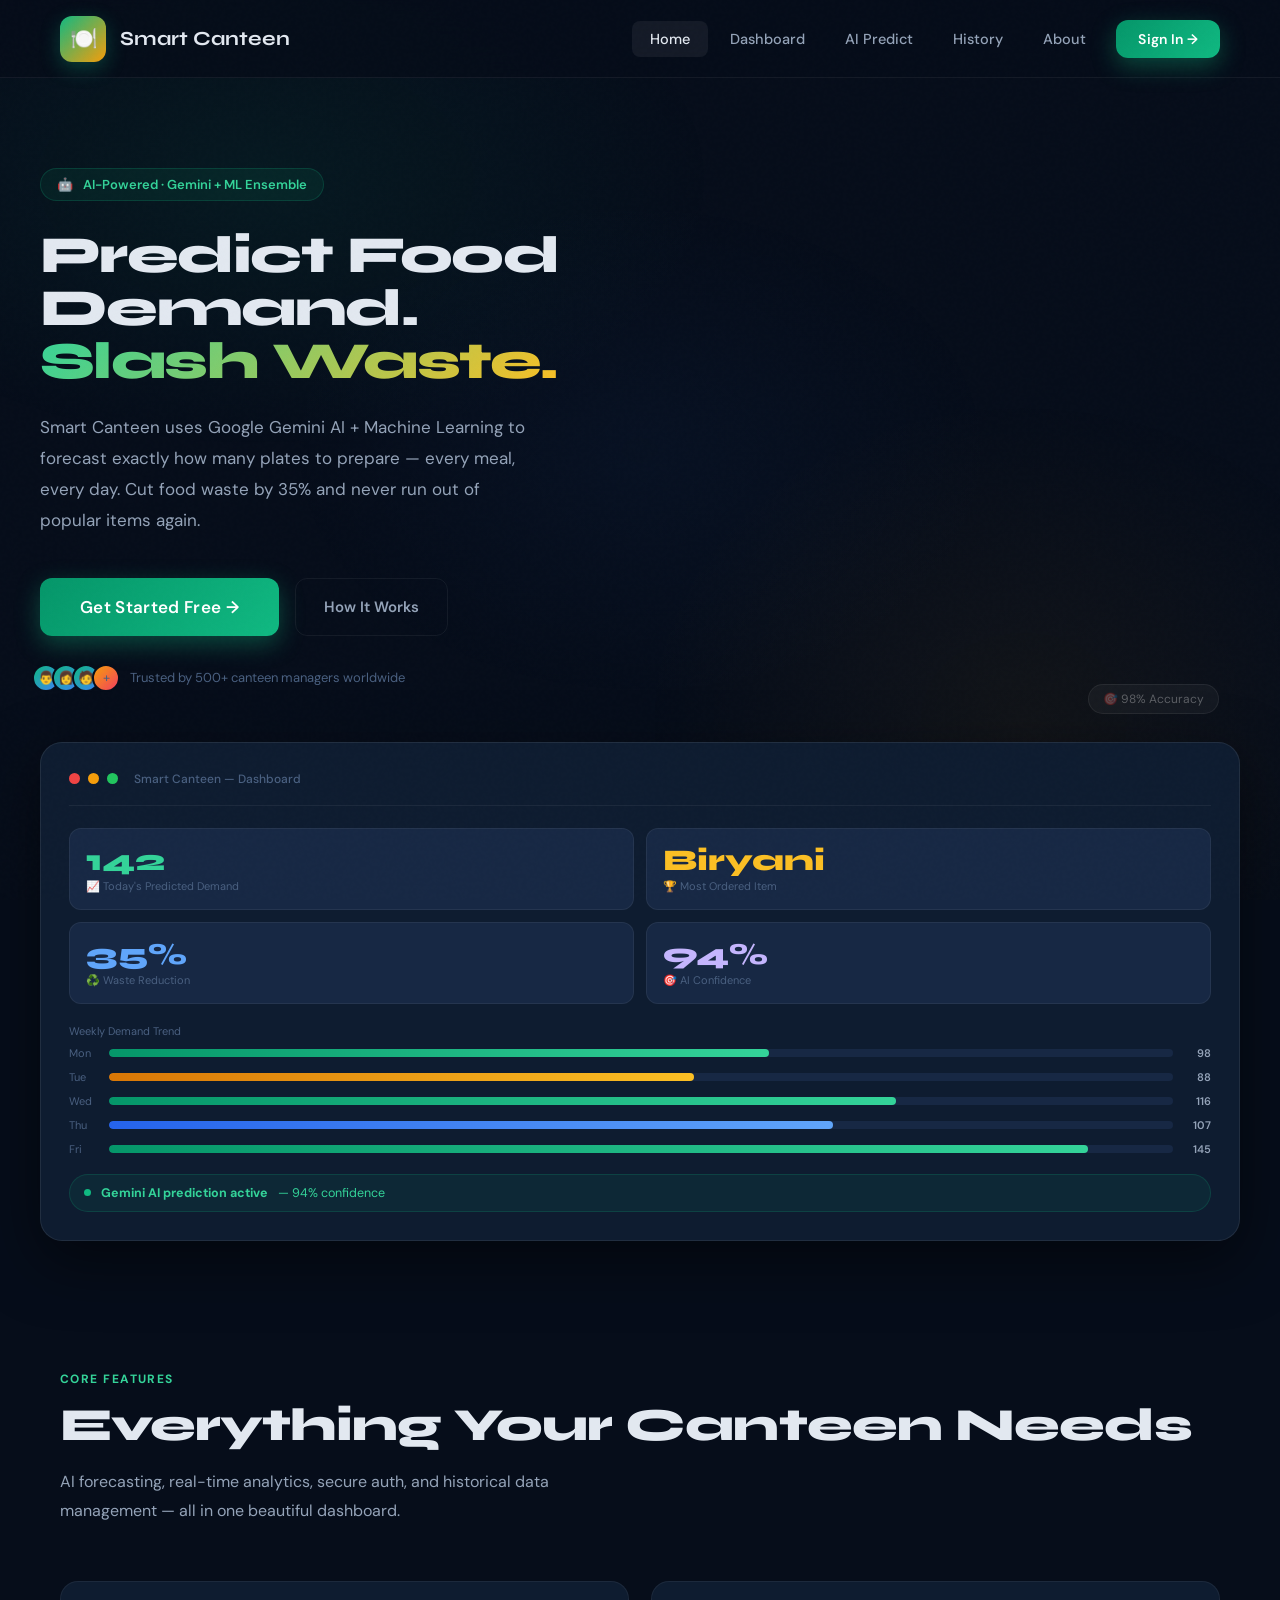
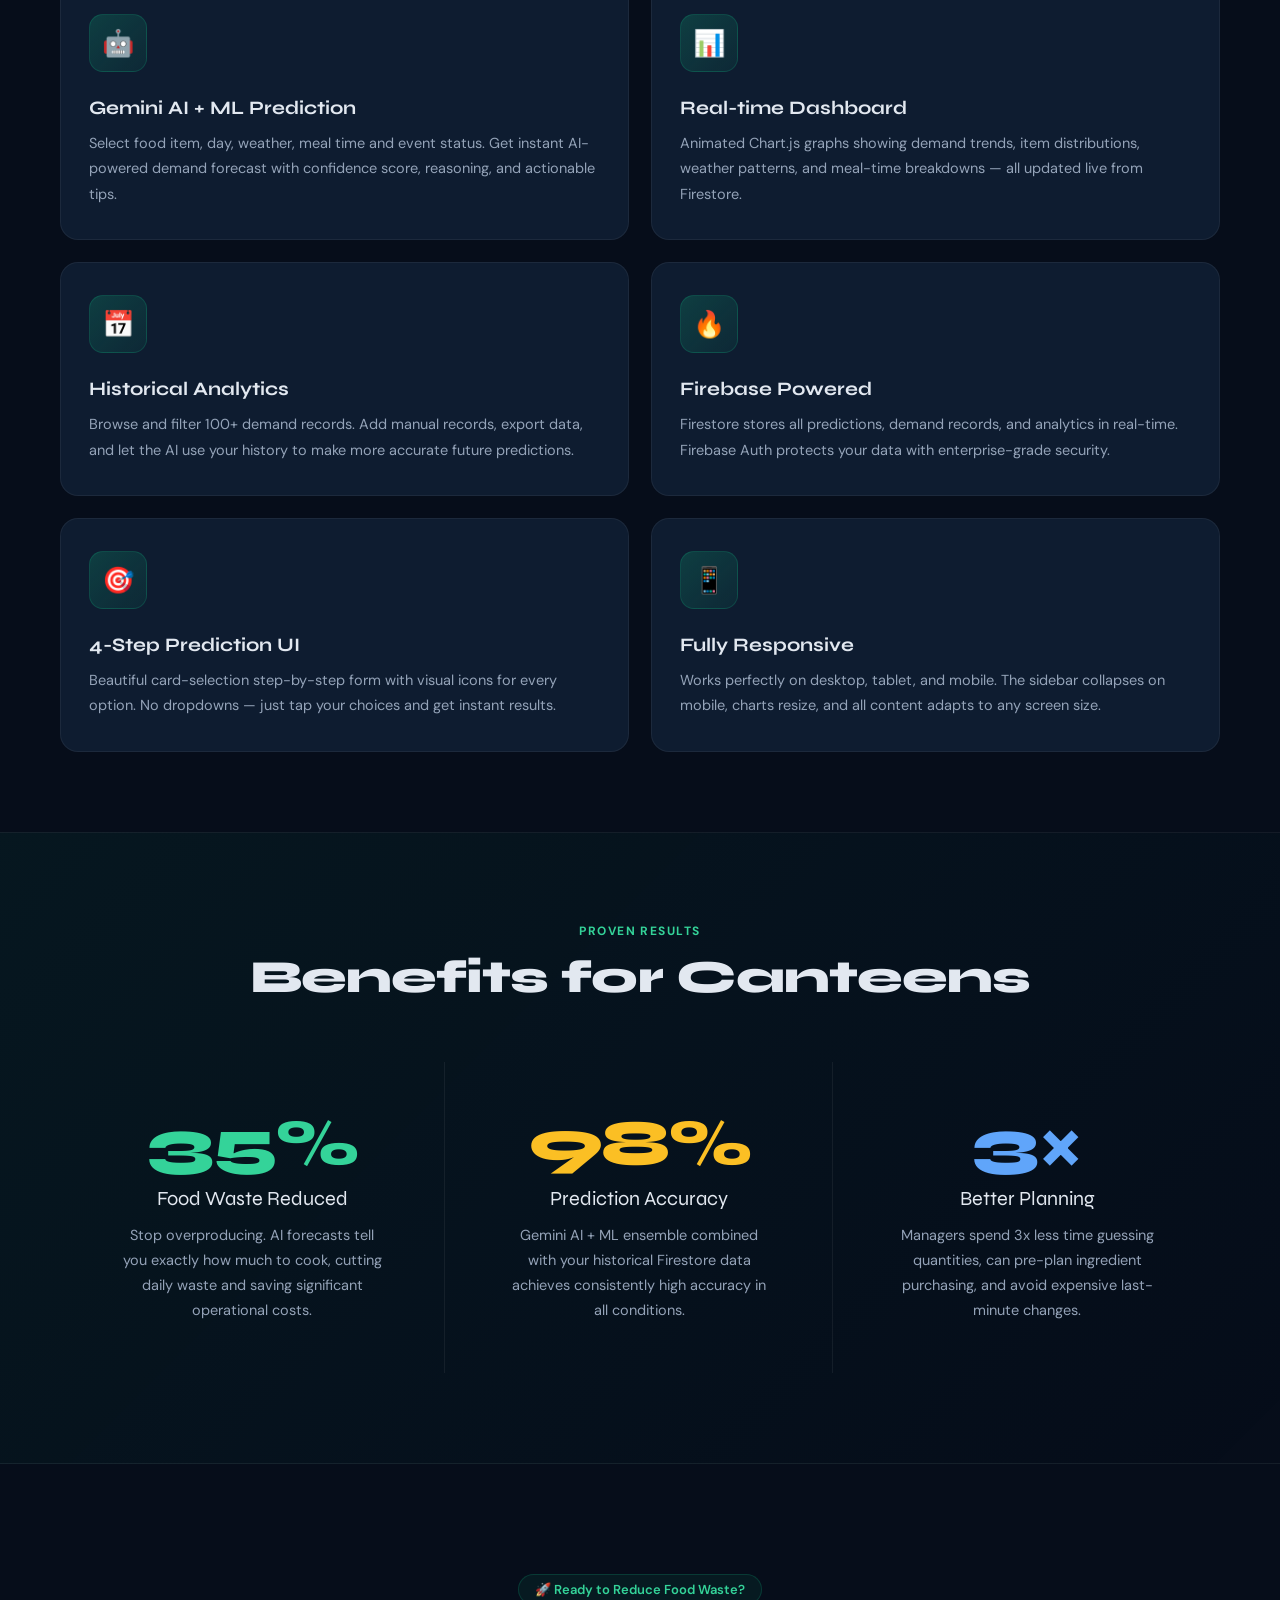
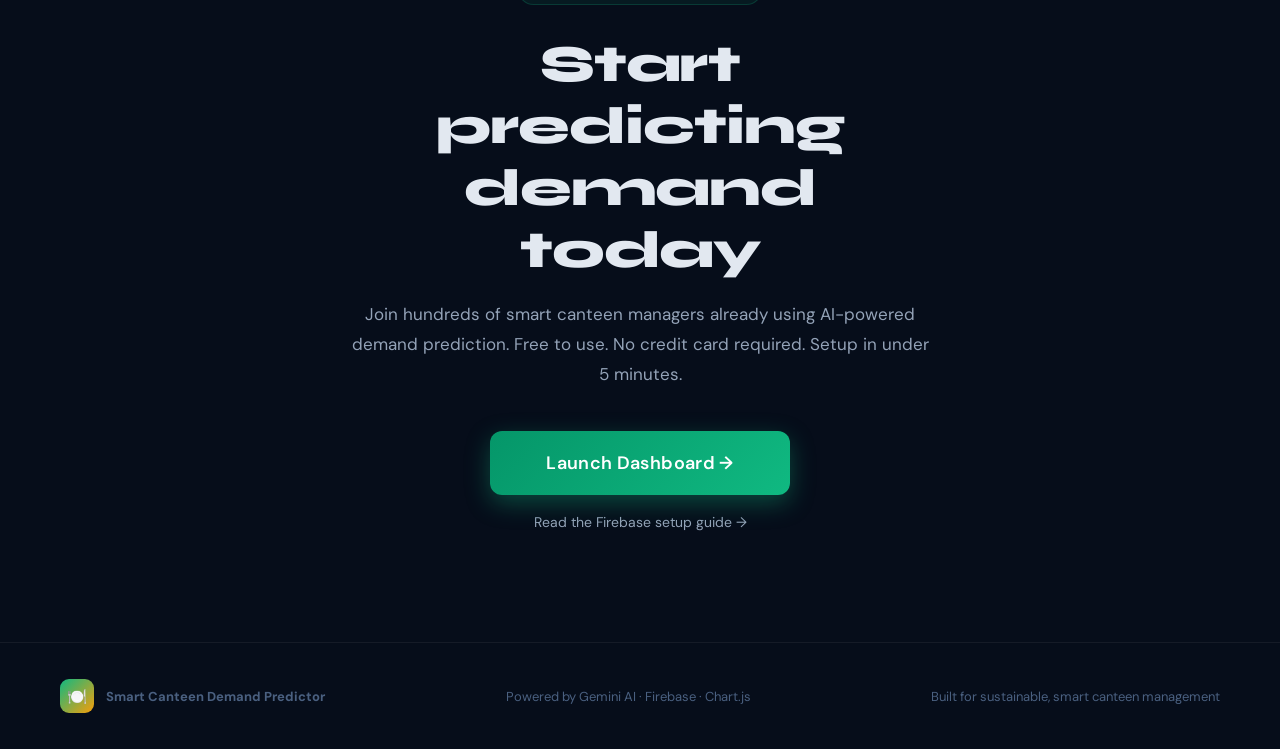
<file: home.html>
<!DOCTYPE html>
<html lang="en">
<head>
  <meta charset="UTF-8"/>
  <meta name="viewport" content="width=device-width,initial-scale=1.0"/>
  <title>Smart Canteen Demand Predictor — AI-Powered Food Forecasting</title>
  <link rel="stylesheet" href="css/style.css"/>
  <style>
    /* Extra landing page animations */
    .hero-content > * { opacity:0; transform:translateY(30px); }
    .hero-content .hero-eyebrow { animation: fadeUp .6s .1s ease forwards; }
    .hero-content .hero-title   { animation: fadeUp .6s .2s ease forwards; }
    .hero-content .hero-desc    { animation: fadeUp .6s .3s ease forwards; }
    .hero-content .hero-actions { animation: fadeUp .6s .4s ease forwards; }
    .hero-content .hero-trust   { animation: fadeUp .6s .5s ease forwards; }
    .hero-visual { opacity:0; transform:translateX(40px); animation: slideIn .8s .4s ease forwards; }
    @keyframes slideIn { to { opacity:1; transform:translateX(0); } }

    /* Animated gradient bg mesh */
    .bg-mesh {
      position:fixed; inset:0; z-index:0; pointer-events:none;
      background:
        radial-gradient(ellipse 60% 50% at 20% 20%, rgba(16,185,129,0.07) 0%, transparent 60%),
        radial-gradient(ellipse 50% 60% at 80% 80%, rgba(245,158,11,0.05) 0%, transparent 60%),
        radial-gradient(ellipse 40% 40% at 50% 50%, rgba(59,130,246,0.04) 0%, transparent 70%);
    }

    .floating-tags {
      position:absolute; inset:0; pointer-events:none; overflow:hidden;
    }

    .ftag {
      position:absolute; padding:6px 14px;
      background:rgba(255,255,255,0.04); border:1px solid rgba(255,255,255,0.07);
      border-radius:99px; font-size:12px; color:rgba(255,255,255,0.3);
      white-space:nowrap; animation:floatTag linear infinite;
    }

    @keyframes floatTag {
      0%   { transform:translateY(0) rotate(0deg); opacity:0.4; }
      50%  { opacity:0.7; }
      100% { transform:translateY(-100px) rotate(3deg); opacity:0; }
    }

    .scroll-reveal {
      opacity:0; transform:translateY(40px);
      transition: opacity .7s ease, transform .7s ease;
    }
    .scroll-reveal.visible { opacity:1; transform:translateY(0); }
  </style>
</head>
<body class="landing">
  <div class="bg-mesh"></div>

  <!-- ── NAV ─────────────────────────────────────────────── -->
  <nav class="land-nav">
    <a href="home.html" class="land-logo">
      <div class="land-logo-icon">🍽️</div>
      <div class="land-logo-text">Smart Canteen</div>
    </a>
    <div class="land-nav-links">
      <a href="home.html"              class="land-nav-link active">Home</a>
      <a href="pages/dashboard.html"   class="land-nav-link">Dashboard</a>
      <a href="pages/prediction.html"  class="land-nav-link">AI Predict</a>
      <a href="pages/history.html"     class="land-nav-link">History</a>
      <a href="pages/about.html"       class="land-nav-link">About</a>
      <a href="index.html" class="btn btn-primary" style="width:auto; padding:10px 22px; font-size:14px; margin-left:8px;">
        Sign In →
      </a>
    </div>
  </nav>

  <!-- ── HERO ────────────────────────────────────────────── -->
  <section style="max-width:1280px; margin:0 auto; position:relative;">
    <div class="floating-tags">
      <div class="ftag" style="left:10%;top:60%;animation-duration:8s;animation-delay:0s;">🤖 Gemini AI</div>
      <div class="ftag" style="left:75%;top:70%;animation-duration:10s;animation-delay:2s;">📊 Real-time Charts</div>
      <div class="ftag" style="left:50%;top:80%;animation-duration:9s;animation-delay:4s;">🔥 Firebase</div>
      <div class="ftag" style="left:20%;top:85%;animation-duration:11s;animation-delay:1s;">♻️ Reduce Waste</div>
      <div class="ftag" style="left:85%;top:50%;animation-duration:7s;animation-delay:3s;">🎯 98% Accuracy</div>
    </div>

    <div class="hero">
      <div class="hero-content">
        <div class="hero-eyebrow">
          <span>🤖</span> AI-Powered · Gemini + ML Ensemble
        </div>
        <h1 class="hero-title">
          Predict Food<br/>
          Demand.<br/>
          <span class="grad">Slash Waste.</span>
        </h1>
        <p class="hero-desc">
          Smart Canteen uses Google Gemini AI + Machine Learning to forecast exactly how many plates to prepare — every meal, every day. Cut food waste by 35% and never run out of popular items again.
        </p>
        <div class="hero-actions">
          <a href="index.html" class="btn btn-primary" style="width:auto; padding:18px 40px; font-size:17px;">
            Get Started Free →
          </a>
          <a href="pages/about.html" class="btn btn-ghost" style="padding:18px 28px; font-size:15px;">
            How It Works
          </a>
        </div>
        <div class="hero-trust">
          <div class="trust-dots">
            <div class="trust-dot">👨</div>
            <div class="trust-dot">👩</div>
            <div class="trust-dot">🧑</div>
            <div class="trust-dot" style="background:linear-gradient(135deg,var(--c-amber),var(--c-rose));">+</div>
          </div>
          <span>Trusted by 500+ canteen managers worldwide</span>
        </div>
      </div>

      <div class="hero-visual">
        <div class="hero-mockup">
          <div class="mock-bar">
            <div class="mock-dot"></div>
            <div class="mock-dot"></div>
            <div class="mock-dot"></div>
            <span class="mock-title">Smart Canteen — Dashboard</span>
          </div>

          <div class="mock-stats">
            <div class="mock-stat">
              <div class="num">142</div>
              <div class="lbl">📈 Today's Predicted Demand</div>
            </div>
            <div class="mock-stat">
              <div class="num amber">Biryani</div>
              <div class="lbl">🏆 Most Ordered Item</div>
            </div>
            <div class="mock-stat">
              <div class="num" style="color:var(--c-blue2)">35%</div>
              <div class="lbl">♻️ Waste Reduction</div>
            </div>
            <div class="mock-stat">
              <div class="num" style="color:#c4b5fd">94%</div>
              <div class="lbl">🎯 AI Confidence</div>
            </div>
          </div>

          <div style="font-size:11px; color:var(--c-text3); margin-bottom:8px;">Weekly Demand Trend</div>
          <div class="mock-bars">
            <div class="mock-bar-row">
              <span class="mock-bar-lbl">Mon</span>
              <div class="mock-bar-track"><div class="mock-bar-fill" style="width:62%"></div></div>
              <span class="mock-val">98</span>
            </div>
            <div class="mock-bar-row">
              <span class="mock-bar-lbl">Tue</span>
              <div class="mock-bar-track"><div class="mock-bar-fill amber" style="width:55%"></div></div>
              <span class="mock-val">88</span>
            </div>
            <div class="mock-bar-row">
              <span class="mock-bar-lbl">Wed</span>
              <div class="mock-bar-track"><div class="mock-bar-fill" style="width:74%"></div></div>
              <span class="mock-val">116</span>
            </div>
            <div class="mock-bar-row">
              <span class="mock-bar-lbl">Thu</span>
              <div class="mock-bar-track"><div class="mock-bar-fill blue" style="width:68%"></div></div>
              <span class="mock-val">107</span>
            </div>
            <div class="mock-bar-row">
              <span class="mock-bar-lbl">Fri</span>
              <div class="mock-bar-track"><div class="mock-bar-fill" style="width:92%"></div></div>
              <span class="mock-val">145</span>
            </div>
          </div>

          <!-- AI Badge -->
          <div style="margin-top:18px; padding:10px 14px; background:rgba(16,185,129,0.08); border:1px solid rgba(16,185,129,0.18); border-radius:99px; display:flex; align-items:center; gap:10px; font-size:12.5px; color:var(--c-emerald2);">
            <div class="status-dot"></div>
            <strong>Gemini AI prediction active</strong> — 94% confidence
          </div>
        </div>
      </div>
    </div>
  </section>

  <!-- ── FEATURES ─────────────────────────────────────────── -->
  <section class="features scroll-reveal">
    <div class="section-ey">Core Features</div>
    <h2 class="section-h">Everything Your Canteen Needs</h2>
    <p class="section-sub">AI forecasting, real-time analytics, secure auth, and historical data management — all in one beautiful dashboard.</p>
    <div class="feat-grid">
      <div class="feat-card">
        <div class="feat-icon-wrap">🤖</div>
        <h3>Gemini AI + ML Prediction</h3>
        <p>Select food item, day, weather, meal time and event status. Get instant AI-powered demand forecast with confidence score, reasoning, and actionable tips.</p>
      </div>
      <div class="feat-card">
        <div class="feat-icon-wrap">📊</div>
        <h3>Real-time Dashboard</h3>
        <p>Animated Chart.js graphs showing demand trends, item distributions, weather patterns, and meal-time breakdowns — all updated live from Firestore.</p>
      </div>
      <div class="feat-card">
        <div class="feat-icon-wrap">📅</div>
        <h3>Historical Analytics</h3>
        <p>Browse and filter 100+ demand records. Add manual records, export data, and let the AI use your history to make more accurate future predictions.</p>
      </div>
      <div class="feat-card">
        <div class="feat-icon-wrap">🔥</div>
        <h3>Firebase Powered</h3>
        <p>Firestore stores all predictions, demand records, and analytics in real-time. Firebase Auth protects your data with enterprise-grade security.</p>
      </div>
      <div class="feat-card">
        <div class="feat-icon-wrap">🎯</div>
        <h3>4-Step Prediction UI</h3>
        <p>Beautiful card-selection step-by-step form with visual icons for every option. No dropdowns — just tap your choices and get instant results.</p>
      </div>
      <div class="feat-card">
        <div class="feat-icon-wrap">📱</div>
        <h3>Fully Responsive</h3>
        <p>Works perfectly on desktop, tablet, and mobile. The sidebar collapses on mobile, charts resize, and all content adapts to any screen size.</p>
      </div>
    </div>
  </section>

  <!-- ── BENEFITS ─────────────────────────────────────────── -->
  <section class="benefits scroll-reveal">
    <div class="benefits-inner">
      <div style="text-align:center; margin-bottom:60px;">
        <div class="section-ey" style="text-align:center;">Proven Results</div>
        <h2 class="section-h" style="text-align:center;">Benefits for Canteens</h2>
      </div>
      <div class="bene-grid">
        <div class="bene-item">
          <div class="bene-num">35%</div>
          <div class="bene-title">Food Waste Reduced</div>
          <div class="bene-desc">Stop overproducing. AI forecasts tell you exactly how much to cook, cutting daily waste and saving significant operational costs.</div>
        </div>
        <div class="bene-item">
          <div class="bene-num amber">98%</div>
          <div class="bene-title">Prediction Accuracy</div>
          <div class="bene-desc">Gemini AI + ML ensemble combined with your historical Firestore data achieves consistently high accuracy in all conditions.</div>
        </div>
        <div class="bene-item">
          <div class="bene-num blue">3×</div>
          <div class="bene-title">Better Planning</div>
          <div class="bene-desc">Managers spend 3x less time guessing quantities, can pre-plan ingredient purchasing, and avoid expensive last-minute changes.</div>
        </div>
      </div>
    </div>
  </section>

  <!-- ── CTA ──────────────────────────────────────────────── -->
  <section class="cta-section scroll-reveal">
    <div style="display:inline-flex; align-items:center; gap:8px; padding:6px 16px; background:rgba(16,185,129,0.08); border:1px solid rgba(16,185,129,0.2); border-radius:99px; font-size:13px; color:var(--c-emerald2); font-weight:600; margin-bottom:28px;">
      🚀 Ready to Reduce Food Waste?
    </div>
    <h2>Start predicting demand today</h2>
    <p>Join hundreds of smart canteen managers already using AI-powered demand prediction. Free to use. No credit card required. Setup in under 5 minutes.</p>
    <a href="index.html" class="btn btn-primary" style="width:auto; padding:20px 56px; font-size:18px; margin-bottom:16px;">
      Launch Dashboard →
    </a>
    <br/>
    <a href="pages/about.html" style="font-size:14px; color:var(--c-text2); text-decoration:none;">Read the Firebase setup guide →</a>
  </section>

  <!-- ── FOOTER ────────────────────────────────────────────── -->
  <footer>
    <div class="land-footer">
      <div style="display:flex; align-items:center; gap:12px;">
        <div style="width:34px;height:34px;background:linear-gradient(135deg,var(--c-emerald),var(--c-amber));border-radius:9px;display:flex;align-items:center;justify-content:center;font-size:16px;">🍽️</div>
        <strong>Smart Canteen Demand Predictor</strong>
      </div>
      <div>Powered by Gemini AI · Firebase · Chart.js</div>
      <div>Built for sustainable, smart canteen management</div>
    </div>
  </footer>

  <script>
    // Scroll reveal
    const observer = new IntersectionObserver(entries => {
      entries.forEach(e => { if (e.isIntersecting) e.target.classList.add('visible'); });
    }, { threshold: 0.12 });
    document.querySelectorAll('.scroll-reveal').forEach(el => observer.observe(el));
  </script>
</body>
</html>
</file>
<file: css/style.css>
/* ================================================================
   SMART CANTEEN DEMAND PREDICTOR — Master Stylesheet
   Theme: Deep Navy + Emerald + Amber — Premium SaaS Dashboard
   Font: Clash Display + DM Sans — Bold & Readable
   ================================================================ */

@import url('https://fonts.googleapis.com/css2?family=DM+Sans:ital,opsz,wght@0,9..40,300;0,9..40,400;0,9..40,500;0,9..40,600;0,9..40,700;1,9..40,400&family=Syne:wght@600;700;800&display=swap');

/* ── CSS Variables ─────────────────────────────────────────── */
:root {
  --c-bg:        #060d1a;
  --c-bg2:       #0a1425;
  --c-card:      #0e1c30;
  --c-card2:     #122038;
  --c-surface:   #172844;
  --c-border:    rgba(255,255,255,0.06);
  --c-border2:   rgba(16,185,129,0.18);

  --c-emerald:   #10b981;
  --c-emerald2:  #34d399;
  --c-emerald3:  #6ee7b7;
  --c-emerald-d: #059669;
  --c-amber:     #f59e0b;
  --c-amber2:    #fbbf24;
  --c-blue:      #3b82f6;
  --c-blue2:     #60a5fa;
  --c-rose:      #f43f5e;
  --c-rose2:     #fb7185;
  --c-violet:    #8b5cf6;
  --c-cyan:      #06b6d4;

  --c-text:      #e2e8f0;
  --c-text2:     #94a3b8;
  --c-text3:     #4a6080;

  --sidebar:     280px;
  --topbar:      72px;
  --radius:      18px;
  --radius-sm:   12px;
  --radius-xs:   8px;
  --shadow-lg:   0 20px 60px rgba(0,0,0,0.5);
  --shadow-md:   0 8px 32px rgba(0,0,0,0.35);
  --shadow-sm:   0 2px 12px rgba(0,0,0,0.25);
  --glow-g:      0 0 40px rgba(16,185,129,0.18);
  --glow-a:      0 0 40px rgba(245,158,11,0.15);

  --f-display:   'Syne', sans-serif;
  --f-body:      'DM Sans', sans-serif;
}

/* ── Reset ──────────────────────────────────────────────────── */
*, *::before, *::after { box-sizing: border-box; margin: 0; padding: 0; }
html { scroll-behavior: smooth; font-size: 16px; }
body {
  font-family: var(--f-body);
  background: var(--c-bg);
  color: var(--c-text);
  min-height: 100vh;
  overflow-x: hidden;
  -webkit-font-smoothing: antialiased;
}

/* ── Scrollbar ───────────────────────────────────────────────── */
::-webkit-scrollbar { width: 5px; height: 5px; }
::-webkit-scrollbar-track { background: var(--c-bg2); }
::-webkit-scrollbar-thumb { background: var(--c-emerald-d); border-radius: 99px; }

/* ── Noise Grain Overlay ─────────────────────────────────────── */
body::after {
  content: '';
  position: fixed;
  inset: 0;
  background-image: url("data:image/svg+xml,%3Csvg viewBox='0 0 256 256' xmlns='http://www.w3.org/2000/svg'%3E%3Cfilter id='noise'%3E%3CfeTurbulence type='fractalNoise' baseFrequency='0.9' numOctaves='4' stitchTiles='stitch'/%3E%3C/filter%3E%3Crect width='100%25' height='100%25' filter='url(%23noise)' opacity='0.03'/%3E%3C/svg%3E");
  pointer-events: none;
  z-index: 9999;
  opacity: 0.4;
}

/* ════════════════════════════════════════════════════════════
   LOGIN PAGE
   ════════════════════════════════════════════════════════════ */
.auth-wrap {
  min-height: 100vh;
  display: grid;
  grid-template-columns: 1.1fr 0.9fr;
  position: relative;
}

/* Left Panel — decorative */
.auth-panel-left {
  position: relative;
  overflow: hidden;
  background: linear-gradient(145deg, #071120 0%, #0a1d35 50%, #04100c 100%);
  display: flex;
  flex-direction: column;
  padding: 60px;
}

/* Animated orbs */
.orb {
  position: absolute;
  border-radius: 50%;
  filter: blur(70px);
  animation: orbFloat 8s ease-in-out infinite;
}
.orb-1 {
  width: 480px; height: 480px;
  background: radial-gradient(circle, rgba(16,185,129,0.22) 0%, transparent 70%);
  top: -120px; left: -80px;
  animation-delay: 0s;
}
.orb-2 {
  width: 360px; height: 360px;
  background: radial-gradient(circle, rgba(245,158,11,0.14) 0%, transparent 70%);
  bottom: -60px; right: -60px;
  animation-delay: -3s;
}
.orb-3 {
  width: 240px; height: 240px;
  background: radial-gradient(circle, rgba(59,130,246,0.12) 0%, transparent 70%);
  top: 50%; left: 40%;
  animation-delay: -5s;
}

@keyframes orbFloat {
  0%, 100% { transform: translate(0, 0) scale(1); }
  33% { transform: translate(30px, -20px) scale(1.05); }
  66% { transform: translate(-20px, 30px) scale(0.96); }
}

/* Grid lines background */
.auth-panel-left::before {
  content: '';
  position: absolute;
  inset: 0;
  background-image:
    linear-gradient(rgba(16,185,129,0.04) 1px, transparent 1px),
    linear-gradient(90deg, rgba(16,185,129,0.04) 1px, transparent 1px);
  background-size: 60px 60px;
  mask-image: radial-gradient(ellipse at center, black 30%, transparent 80%);
}

.auth-brand {
  position: relative;
  z-index: 2;
  display: flex;
  align-items: center;
  gap: 16px;
  margin-bottom: 80px;
}

.auth-brand-logo {
  width: 52px; height: 52px;
  background: linear-gradient(135deg, var(--c-emerald), var(--c-amber));
  border-radius: 14px;
  display: flex;
  align-items: center;
  justify-content: center;
  font-size: 26px;
  box-shadow: 0 8px 24px rgba(16,185,129,0.35);
}

.auth-brand-name {
  font-family: var(--f-display);
  font-size: 20px;
  font-weight: 700;
  line-height: 1.2;
  color: #fff;
}
.auth-brand-name span {
  display: block;
  font-size: 12px;
  color: var(--c-text3);
  font-family: var(--f-body);
  font-weight: 400;
  letter-spacing: 0.05em;
  text-transform: uppercase;
}

.auth-hero-content {
  position: relative;
  z-index: 2;
  flex: 1;
  display: flex;
  flex-direction: column;
  justify-content: center;
}

.auth-hero-content h1 {
  font-family: var(--f-display);
  font-size: 56px;
  font-weight: 800;
  line-height: 1.05;
  margin-bottom: 24px;
  background: linear-gradient(135deg, #fff 0%, var(--c-emerald3) 50%, var(--c-amber2) 100%);
  -webkit-background-clip: text;
  -webkit-text-fill-color: transparent;
  background-clip: text;
}

.auth-hero-content p {
  font-size: 17px;
  color: rgba(255,255,255,0.55);
  line-height: 1.8;
  max-width: 400px;
  margin-bottom: 52px;
}

.auth-metric-row {
  display: flex;
  gap: 36px;
  flex-wrap: wrap;
}

.auth-metric {
  display: flex;
  flex-direction: column;
  gap: 4px;
}

.auth-metric-val {
  font-family: var(--f-display);
  font-size: 38px;
  font-weight: 800;
  color: var(--c-emerald2);
  line-height: 1;
}

.auth-metric-val.amber { color: var(--c-amber2); }
.auth-metric-val.blue  { color: var(--c-blue2); }

.auth-metric-lbl {
  font-size: 12px;
  color: var(--c-text3);
  text-transform: uppercase;
  letter-spacing: 0.08em;
}

/* Feature pills */
.auth-pills {
  position: relative;
  z-index: 2;
  display: flex;
  flex-wrap: wrap;
  gap: 10px;
  margin-top: 52px;
}

.auth-pill {
  display: flex;
  align-items: center;
  gap: 8px;
  padding: 8px 16px;
  background: rgba(255,255,255,0.05);
  border: 1px solid rgba(255,255,255,0.08);
  border-radius: 99px;
  font-size: 13px;
  color: rgba(255,255,255,0.6);
  backdrop-filter: blur(10px);
}

.auth-pill span { font-size: 16px; }

/* Right panel — form */
.auth-panel-right {
  background: var(--c-bg2);
  display: flex;
  align-items: center;
  justify-content: center;
  padding: 60px 50px;
  position: relative;
}

.auth-form-box {
  width: 100%;
  max-width: 440px;
}

.auth-form-tag {
  display: inline-flex;
  align-items: center;
  gap: 8px;
  padding: 6px 14px;
  background: rgba(16,185,129,0.1);
  border: 1px solid rgba(16,185,129,0.2);
  border-radius: 99px;
  font-size: 12px;
  font-weight: 600;
  color: var(--c-emerald2);
  text-transform: uppercase;
  letter-spacing: 0.07em;
  margin-bottom: 28px;
}

.auth-form-title {
  font-family: var(--f-display);
  font-size: 38px;
  font-weight: 800;
  line-height: 1.1;
  margin-bottom: 10px;
}

.auth-form-sub {
  font-size: 15px;
  color: var(--c-text2);
  margin-bottom: 40px;
  line-height: 1.6;
}

/* Form fields */
.field {
  margin-bottom: 22px;
}

.field-label {
  display: block;
  font-size: 12px;
  font-weight: 600;
  text-transform: uppercase;
  letter-spacing: 0.08em;
  color: var(--c-text2);
  margin-bottom: 10px;
}

.field-wrap {
  position: relative;
}

.field-icon {
  position: absolute;
  left: 16px;
  top: 50%;
  transform: translateY(-50%);
  font-size: 18px;
  opacity: 0.5;
  pointer-events: none;
}

.field-input {
  width: 100%;
  background: var(--c-card);
  border: 1.5px solid var(--c-border);
  border-radius: var(--radius-sm);
  padding: 16px 16px 16px 48px;
  color: var(--c-text);
  font-family: var(--f-body);
  font-size: 15px;
  outline: none;
  transition: border-color 0.25s, box-shadow 0.25s, background 0.25s;
}

.field-input:focus {
  border-color: var(--c-emerald);
  background: var(--c-card2);
  box-shadow: 0 0 0 4px rgba(16,185,129,0.1);
}

.field-input::placeholder { color: var(--c-text3); }
.field-input option { background: var(--c-card); }

/* Buttons */
.btn {
  display: inline-flex;
  align-items: center;
  justify-content: center;
  gap: 10px;
  padding: 15px 28px;
  border-radius: var(--radius-sm);
  font-family: var(--f-body);
  font-weight: 600;
  font-size: 15px;
  cursor: pointer;
  border: none;
  text-decoration: none;
  transition: all 0.25s cubic-bezier(0.34, 1.56, 0.64, 1);
  position: relative;
  overflow: hidden;
  white-space: nowrap;
}

.btn::after {
  content: '';
  position: absolute;
  inset: 0;
  background: rgba(255,255,255,0);
  transition: background 0.2s;
}

.btn:hover::after { background: rgba(255,255,255,0.06); }

.btn-primary {
  background: linear-gradient(135deg, var(--c-emerald-d), var(--c-emerald));
  color: #fff;
  width: 100%;
  padding: 17px;
  font-size: 16px;
  letter-spacing: 0.02em;
  box-shadow: 0 8px 24px rgba(16,185,129,0.35);
}

.btn-primary:hover {
  transform: translateY(-2px);
  box-shadow: 0 14px 36px rgba(16,185,129,0.45);
}

.btn-primary:active { transform: translateY(0); }

.btn-secondary {
  background: var(--c-surface);
  color: var(--c-text);
  border: 1px solid var(--c-border);
}
.btn-secondary:hover {
  border-color: var(--c-emerald);
  background: var(--c-card2);
  transform: translateY(-1px);
}

.btn-amber {
  background: linear-gradient(135deg, #d97706, var(--c-amber));
  color: #fff;
  box-shadow: 0 8px 24px rgba(245,158,11,0.3);
}
.btn-amber:hover { transform: translateY(-2px); box-shadow: 0 14px 36px rgba(245,158,11,0.4); }

.btn-ghost {
  background: transparent;
  color: var(--c-text2);
  border: 1px solid var(--c-border);
}
.btn-ghost:hover { color: var(--c-text); background: var(--c-card); }

.btn:disabled {
  opacity: 0.55;
  cursor: not-allowed;
  transform: none !important;
  box-shadow: none !important;
}

/* Alerts */
.alert {
  display: none;
  align-items: flex-start;
  gap: 12px;
  padding: 14px 18px;
  border-radius: var(--radius-xs);
  font-size: 14px;
  margin-bottom: 20px;
  line-height: 1.5;
}

.alert.show { display: flex; }

.alert-icon { font-size: 18px; flex-shrink: 0; margin-top: 1px; }

.alert-err {
  background: rgba(244,63,94,0.1);
  border: 1px solid rgba(244,63,94,0.2);
  color: #fda4af;
}

.alert-ok {
  background: rgba(16,185,129,0.1);
  border: 1px solid rgba(16,185,129,0.2);
  color: #6ee7b7;
}

.demo-hint {
  margin-top: 24px;
  padding: 14px 18px;
  background: rgba(16,185,129,0.05);
  border: 1px solid rgba(16,185,129,0.12);
  border-radius: var(--radius-xs);
  font-size: 13px;
  color: var(--c-text3);
  line-height: 1.6;
}

.demo-hint strong { color: var(--c-emerald2); }

/* ════════════════════════════════════════════════════════════
   APP LAYOUT — Sidebar + Content
   ════════════════════════════════════════════════════════════ */
.app {
  display: flex;
  min-height: 100vh;
}

/* ── Sidebar ──────────────────────────────────────────────── */
.sidebar {
  width: var(--sidebar);
  background: var(--c-card);
  border-right: 1px solid var(--c-border);
  position: fixed;
  top: 0; left: 0; bottom: 0;
  z-index: 200;
  display: flex;
  flex-direction: column;
  transition: transform 0.35s cubic-bezier(0.77, 0, 0.18, 1);
  overflow: hidden;
}

/* Sidebar glow accent */
.sidebar::before {
  content: '';
  position: absolute;
  width: 200px; height: 200px;
  background: radial-gradient(circle, rgba(16,185,129,0.1), transparent 70%);
  top: 80px; left: -60px;
  pointer-events: none;
}

.sidebar-head {
  padding: 26px 22px;
  display: flex;
  align-items: center;
  gap: 14px;
  border-bottom: 1px solid var(--c-border);
  position: relative;
}

.sidebar-logo-icon {
  width: 44px; height: 44px;
  background: linear-gradient(135deg, var(--c-emerald), var(--c-amber));
  border-radius: 12px;
  display: flex;
  align-items: center;
  justify-content: center;
  font-size: 22px;
  box-shadow: 0 6px 20px rgba(16,185,129,0.3);
  flex-shrink: 0;
}

.sidebar-logo-text {
  font-family: var(--f-display);
  font-size: 15px;
  font-weight: 700;
  line-height: 1.2;
}

.sidebar-logo-text small {
  display: block;
  font-family: var(--f-body);
  font-size: 11px;
  font-weight: 400;
  color: var(--c-text3);
  text-transform: uppercase;
  letter-spacing: 0.06em;
  margin-top: 2px;
}

.sidebar-nav {
  flex: 1;
  padding: 20px 14px;
  overflow-y: auto;
  overflow-x: hidden;
}

.nav-group-title {
  font-size: 10px;
  font-weight: 700;
  text-transform: uppercase;
  letter-spacing: 0.12em;
  color: var(--c-text3);
  padding: 0 10px;
  margin: 18px 0 8px;
}

.nav-group-title:first-child { margin-top: 0; }

.nav-item {
  display: flex;
  align-items: center;
  gap: 13px;
  padding: 12px 14px;
  border-radius: var(--radius-xs);
  text-decoration: none;
  color: var(--c-text2);
  font-size: 14.5px;
  font-weight: 500;
  transition: all 0.22s;
  margin-bottom: 3px;
  position: relative;
  overflow: hidden;
}

.nav-item::before {
  content: '';
  position: absolute;
  left: 0; top: 0; bottom: 0;
  width: 3px;
  background: var(--c-emerald);
  border-radius: 0 3px 3px 0;
  opacity: 0;
  transition: opacity 0.2s;
}

.nav-item:hover {
  background: rgba(255,255,255,0.04);
  color: var(--c-text);
  transform: translateX(3px);
}

.nav-item.active {
  background: linear-gradient(90deg, rgba(16,185,129,0.18) 0%, rgba(16,185,129,0.05) 100%);
  color: var(--c-emerald2);
  border: 1px solid rgba(16,185,129,0.15);
}

.nav-item.active::before { opacity: 1; }

.nav-icon {
  width: 38px; height: 38px;
  border-radius: 9px;
  background: rgba(255,255,255,0.05);
  display: flex;
  align-items: center;
  justify-content: center;
  font-size: 18px;
  flex-shrink: 0;
  transition: background 0.2s;
}

.nav-item.active .nav-icon {
  background: rgba(16,185,129,0.2);
}

.nav-item:hover .nav-icon {
  background: rgba(255,255,255,0.08);
}

.nav-badge {
  margin-left: auto;
  padding: 2px 8px;
  background: rgba(16,185,129,0.15);
  color: var(--c-emerald2);
  border-radius: 99px;
  font-size: 11px;
  font-weight: 700;
}

.sidebar-footer {
  padding: 18px 14px;
  border-top: 1px solid var(--c-border);
}

.user-card {
  display: flex;
  align-items: center;
  gap: 12px;
  padding: 14px 14px;
  background: var(--c-surface);
  border-radius: var(--radius-sm);
  margin-bottom: 12px;
  border: 1px solid var(--c-border);
}

.user-ava {
  width: 40px; height: 40px;
  background: linear-gradient(135deg, var(--c-emerald), var(--c-amber));
  border-radius: 50%;
  display: flex;
  align-items: center;
  justify-content: center;
  font-size: 16px;
  font-weight: 700;
  flex-shrink: 0;
  box-shadow: 0 4px 12px rgba(16,185,129,0.3);
}

.user-info { flex: 1; min-width: 0; }

.user-name {
  font-size: 13.5px;
  font-weight: 600;
  color: var(--c-text);
  white-space: nowrap;
  overflow: hidden;
  text-overflow: ellipsis;
}

.user-role {
  font-size: 11px;
  color: var(--c-text3);
  margin-top: 2px;
}

.online-dot {
  width: 8px; height: 8px;
  background: var(--c-emerald);
  border-radius: 50%;
  flex-shrink: 0;
  box-shadow: 0 0 6px var(--c-emerald);
  animation: pulse 2s infinite;
}

@keyframes pulse {
  0%, 100% { box-shadow: 0 0 6px var(--c-emerald); }
  50% { box-shadow: 0 0 14px var(--c-emerald2); }
}

.btn-logout {
  width: 100%;
  display: flex;
  align-items: center;
  gap: 10px;
  padding: 12px 16px;
  background: rgba(244,63,94,0.07);
  border: 1px solid rgba(244,63,94,0.12);
  border-radius: var(--radius-xs);
  color: #fda4af;
  font-family: var(--f-body);
  font-size: 14px;
  font-weight: 500;
  cursor: pointer;
  transition: all 0.2s;
}

.btn-logout:hover {
  background: rgba(244,63,94,0.14);
  border-color: rgba(244,63,94,0.25);
}

/* ── Main Content ─────────────────────────────────────────── */
.main {
  margin-left: var(--sidebar);
  flex: 1;
  display: flex;
  flex-direction: column;
  min-height: 100vh;
}

.topbar {
  height: var(--topbar);
  background: rgba(14,28,48,0.85);
  backdrop-filter: blur(16px);
  border-bottom: 1px solid var(--c-border);
  display: flex;
  align-items: center;
  justify-content: space-between;
  padding: 0 36px;
  position: sticky;
  top: 0;
  z-index: 100;
}

.topbar-left h1 {
  font-family: var(--f-display);
  font-size: 22px;
  font-weight: 700;
  line-height: 1;
  margin-bottom: 3px;
}

.topbar-left p {
  font-size: 13px;
  color: var(--c-text2);
}

.topbar-right {
  display: flex;
  align-items: center;
  gap: 14px;
}

.status-chip {
  display: flex;
  align-items: center;
  gap: 8px;
  padding: 8px 16px;
  background: rgba(16,185,129,0.08);
  border: 1px solid rgba(16,185,129,0.18);
  border-radius: 99px;
  font-size: 12.5px;
  font-weight: 600;
  color: var(--c-emerald2);
}

.status-dot {
  width: 7px; height: 7px;
  background: var(--c-emerald);
  border-radius: 50%;
  animation: pulse 2s infinite;
}

.topbar-date {
  font-size: 13px;
  color: var(--c-text2);
  padding: 8px 14px;
  background: var(--c-card);
  border-radius: var(--radius-xs);
  border: 1px solid var(--c-border);
}

.hamburger {
  display: none;
  background: var(--c-card);
  border: 1px solid var(--c-border);
  border-radius: var(--radius-xs);
  color: var(--c-text);
  font-size: 20px;
  cursor: pointer;
  padding: 8px 12px;
  transition: background 0.2s;
}

.hamburger:hover { background: var(--c-surface); }

.content {
  padding: 36px 36px 60px;
  flex: 1;
}

/* ════════════════════════════════════════════════════════════
   STAT CARDS
   ════════════════════════════════════════════════════════════ */
.stat-grid {
  display: grid;
  grid-template-columns: repeat(4, 1fr);
  gap: 22px;
  margin-bottom: 30px;
}

.stat-card {
  background: var(--c-card);
  border: 1px solid var(--c-border);
  border-radius: var(--radius);
  padding: 28px 26px;
  position: relative;
  overflow: hidden;
  transition: transform 0.3s cubic-bezier(0.34, 1.56, 0.64, 1), box-shadow 0.3s, border-color 0.3s;
  cursor: default;
}

.stat-card::before {
  content: '';
  position: absolute;
  top: 0; left: 0; right: 0;
  height: 3px;
  border-radius: var(--radius) var(--radius) 0 0;
}

.stat-card::after {
  content: '';
  position: absolute;
  width: 120px; height: 120px;
  border-radius: 50%;
  top: -30px; right: -30px;
  opacity: 0.07;
}

.stat-card:hover {
  transform: translateY(-4px);
  box-shadow: var(--shadow-md);
}

.stat-card.g::before { background: linear-gradient(90deg, var(--c-emerald-d), var(--c-emerald2)); }
.stat-card.g::after  { background: var(--c-emerald); }
.stat-card.g:hover   { border-color: rgba(16,185,129,0.25); box-shadow: var(--glow-g); }

.stat-card.a::before { background: linear-gradient(90deg, #d97706, var(--c-amber2)); }
.stat-card.a::after  { background: var(--c-amber); }
.stat-card.a:hover   { border-color: rgba(245,158,11,0.25); box-shadow: var(--glow-a); }

.stat-card.b::before { background: linear-gradient(90deg, #2563eb, var(--c-blue2)); }
.stat-card.b::after  { background: var(--c-blue); }
.stat-card.b:hover   { border-color: rgba(59,130,246,0.25); }

.stat-card.v::before { background: linear-gradient(90deg, #7c3aed, #a78bfa); }
.stat-card.v::after  { background: var(--c-violet); }
.stat-card.v:hover   { border-color: rgba(139,92,246,0.25); }

.stat-top {
  display: flex;
  align-items: flex-start;
  justify-content: space-between;
  margin-bottom: 20px;
}

.stat-icon-box {
  width: 56px; height: 56px;
  border-radius: 14px;
  display: flex;
  align-items: center;
  justify-content: center;
  font-size: 26px;
}

.stat-card.g .stat-icon-box { background: rgba(16,185,129,0.14); }
.stat-card.a .stat-icon-box { background: rgba(245,158,11,0.14); }
.stat-card.b .stat-icon-box { background: rgba(59,130,246,0.14); }
.stat-card.v .stat-icon-box { background: rgba(139,92,246,0.14); }

.stat-trend {
  display: flex;
  align-items: center;
  gap: 5px;
  padding: 5px 10px;
  border-radius: 99px;
  font-size: 12px;
  font-weight: 700;
}

.trend-up { background: rgba(16,185,129,0.12); color: var(--c-emerald2); }
.trend-down { background: rgba(244,63,94,0.12); color: var(--c-rose2); }
.trend-neutral { background: rgba(148,163,184,0.1); color: var(--c-text2); }

.stat-val {
  font-family: var(--f-display);
  font-size: 38px;
  font-weight: 800;
  line-height: 1;
  margin-bottom: 6px;
  letter-spacing: -0.02em;
}

.stat-lbl {
  font-size: 14px;
  color: var(--c-text2);
  font-weight: 400;
}

/* ════════════════════════════════════════════════════════════
   CARDS / PANELS
   ════════════════════════════════════════════════════════════ */
.panel {
  background: var(--c-card);
  border: 1px solid var(--c-border);
  border-radius: var(--radius);
  overflow: hidden;
  transition: border-color 0.3s;
}

.panel:hover { border-color: rgba(255,255,255,0.09); }

.panel-head {
  padding: 22px 28px 18px;
  display: flex;
  align-items: center;
  justify-content: space-between;
  border-bottom: 1px solid var(--c-border);
}

.panel-title {
  font-family: var(--f-display);
  font-size: 17px;
  font-weight: 700;
  display: flex;
  align-items: center;
  gap: 12px;
}

.panel-title-icon {
  width: 34px; height: 34px;
  border-radius: 8px;
  background: rgba(16,185,129,0.14);
  display: flex;
  align-items: center;
  justify-content: center;
  font-size: 16px;
}

.panel-body { padding: 28px; }

.chip {
  display: inline-flex;
  align-items: center;
  gap: 6px;
  padding: 5px 12px;
  border-radius: 99px;
  font-size: 12px;
  font-weight: 600;
}

.chip-g { background: rgba(16,185,129,0.1); color: var(--c-emerald2); border: 1px solid rgba(16,185,129,0.2); }
.chip-a { background: rgba(245,158,11,0.1); color: var(--c-amber2); border: 1px solid rgba(245,158,11,0.2); }
.chip-b { background: rgba(59,130,246,0.1); color: var(--c-blue2); border: 1px solid rgba(59,130,246,0.2); }
.chip-v { background: rgba(139,92,246,0.1); color: #c4b5fd; border: 1px solid rgba(139,92,246,0.2); }
.chip-r { background: rgba(244,63,94,0.1); color: var(--c-rose2); border: 1px solid rgba(244,63,94,0.2); }

/* Chart grid */
.chart-grid-2 {
  display: grid;
  grid-template-columns: 2fr 1fr;
  gap: 22px;
  margin-bottom: 28px;
}

/* Table */
.tbl-wrap { overflow-x: auto; }

table { width: 100%; border-collapse: collapse; font-size: 14.5px; }

thead tr { background: rgba(255,255,255,0.025); }

th {
  padding: 15px 20px;
  text-align: left;
  font-size: 11px;
  font-weight: 700;
  text-transform: uppercase;
  letter-spacing: 0.09em;
  color: var(--c-text3);
  white-space: nowrap;
}

td {
  padding: 16px 20px;
  border-bottom: 1px solid rgba(255,255,255,0.03);
  color: var(--c-text2);
  vertical-align: middle;
}

tbody tr:last-child td { border-bottom: none; }

tbody tr {
  transition: background 0.15s;
}

tbody tr:hover { background: rgba(255,255,255,0.025); }

/* ════════════════════════════════════════════════════════════
   PREDICTION PAGE
   ════════════════════════════════════════════════════════════ */
.pred-layout {
  display: grid;
  grid-template-columns: 1.1fr 0.9fr;
  gap: 26px;
  align-items: start;
}

.form-2col {
  display: grid;
  grid-template-columns: 1fr 1fr;
  gap: 18px;
}

/* Result Card */
.result-panel {
  background: linear-gradient(145deg, var(--c-card) 0%, #0c1f38 100%);
  border: 1px solid var(--c-border);
  border-radius: var(--radius);
  padding: 36px 32px;
  min-height: 560px;
  display: flex;
  flex-direction: column;
  align-items: center;
  justify-content: center;
  text-align: center;
  position: relative;
  overflow: hidden;
  transition: border-color 0.4s;
}

.result-panel.has-result {
  border-color: rgba(16,185,129,0.2);
  box-shadow: var(--glow-g);
}

/* animated bg rings */
.result-panel::before {
  content: '';
  position: absolute;
  width: 400px; height: 400px;
  border-radius: 50%;
  border: 1px solid rgba(16,185,129,0.06);
  top: 50%; left: 50%;
  transform: translate(-50%, -50%);
  animation: ringPulse 4s ease-in-out infinite;
  pointer-events: none;
}

.result-panel::after {
  content: '';
  position: absolute;
  width: 260px; height: 260px;
  border-radius: 50%;
  border: 1px solid rgba(16,185,129,0.1);
  top: 50%; left: 50%;
  transform: translate(-50%, -50%);
  animation: ringPulse 4s ease-in-out infinite reverse;
  pointer-events: none;
}

@keyframes ringPulse {
  0%, 100% { opacity: 0.5; transform: translate(-50%, -50%) scale(1); }
  50% { opacity: 1; transform: translate(-50%, -50%) scale(1.04); }
}

.result-empty {
  position: relative;
  z-index: 2;
}

.result-empty-icon {
  font-size: 72px;
  margin-bottom: 20px;
  opacity: 0.25;
  animation: float 3s ease-in-out infinite;
}

@keyframes float {
  0%, 100% { transform: translateY(0); }
  50% { transform: translateY(-10px); }
}

.result-empty h3 {
  font-family: var(--f-display);
  font-size: 22px;
  margin-bottom: 10px;
  color: var(--c-text2);
}

.result-empty p {
  font-size: 14px;
  color: var(--c-text3);
  line-height: 1.7;
}

.result-data {
  display: none;
  width: 100%;
  position: relative;
  z-index: 2;
}

.result-data.visible { display: block; animation: resultReveal 0.6s cubic-bezier(0.34, 1.56, 0.64, 1); }

@keyframes resultReveal {
  from { opacity: 0; transform: scale(0.88) translateY(20px); }
  to   { opacity: 1; transform: scale(1) translateY(0); }
}

.pred-label {
  font-size: 12px;
  font-weight: 700;
  text-transform: uppercase;
  letter-spacing: 0.12em;
  color: var(--c-text3);
  margin-bottom: 8px;
}

.pred-big {
  font-family: var(--f-display);
  font-size: 96px;
  font-weight: 800;
  line-height: 1;
  background: linear-gradient(135deg, var(--c-emerald2), var(--c-amber2));
  -webkit-background-clip: text;
  -webkit-text-fill-color: transparent;
  background-clip: text;
  margin-bottom: 4px;
  letter-spacing: -0.03em;
}

.pred-unit {
  font-size: 16px;
  color: var(--c-text2);
  margin-bottom: 32px;
}

/* Confidence bar */
.conf-wrap {
  margin: 0 0 24px;
  text-align: left;
}

.conf-row {
  display: flex;
  justify-content: space-between;
  align-items: center;
  font-size: 13px;
  color: var(--c-text2);
  margin-bottom: 10px;
}

.conf-row strong { color: var(--c-emerald2); font-size: 15px; }

.conf-track {
  height: 10px;
  background: var(--c-surface);
  border-radius: 99px;
  overflow: hidden;
}

.conf-fill {
  height: 100%;
  background: linear-gradient(90deg, var(--c-emerald-d), var(--c-emerald2), var(--c-amber2));
  border-radius: 99px;
  transition: width 1.2s cubic-bezier(0.34, 1.56, 0.64, 1);
  position: relative;
}

.conf-fill::after {
  content: '';
  position: absolute;
  top: 0; right: 0; bottom: 0;
  width: 30px;
  background: linear-gradient(90deg, transparent, rgba(255,255,255,0.3));
  animation: shimmer 1.5s 1.2s ease-out forwards;
  opacity: 0;
}

@keyframes shimmer {
  from { opacity: 1; transform: translateX(-60px); }
  to   { opacity: 0; transform: translateX(30px); }
}

/* Result detail mini-cards */
.result-details {
  display: grid;
  grid-template-columns: 1fr 1fr;
  gap: 10px;
  margin: 20px 0;
  text-align: left;
}

.rd-item {
  background: var(--c-surface);
  border: 1px solid var(--c-border);
  border-radius: var(--radius-xs);
  padding: 12px 14px;
  transition: border-color 0.2s;
}

.rd-item:hover { border-color: rgba(16,185,129,0.2); }

.rd-lbl {
  font-size: 10px;
  font-weight: 700;
  text-transform: uppercase;
  letter-spacing: 0.1em;
  color: var(--c-text3);
  margin-bottom: 5px;
}

.rd-val {
  font-size: 14px;
  font-weight: 600;
  color: var(--c-text);
}

/* AI Reasoning box */
.ai-box {
  background: rgba(16,185,129,0.05);
  border: 1px solid rgba(16,185,129,0.13);
  border-radius: var(--radius-xs);
  padding: 14px 16px;
  font-size: 13.5px;
  color: var(--c-text2);
  text-align: left;
  line-height: 1.65;
  margin-bottom: 10px;
}

.ai-box strong { color: var(--c-emerald2); }

.tip-box {
  background: rgba(245,158,11,0.05);
  border: 1px solid rgba(245,158,11,0.14);
  border-radius: var(--radius-xs);
  padding: 12px 14px;
  font-size: 13px;
  color: #fcd34d;
  text-align: left;
  display: flex;
  gap: 10px;
  line-height: 1.6;
  margin-bottom: 20px;
}

/* Algorithm explainer */
.algo-grid {
  display: grid;
  grid-template-columns: repeat(5, 1fr);
  gap: 14px;
}

.algo-card {
  background: var(--c-surface);
  border: 1px solid var(--c-border);
  border-radius: var(--radius-sm);
  padding: 18px 14px;
  text-align: center;
  transition: all 0.25s;
}

.algo-card:hover {
  border-color: rgba(16,185,129,0.2);
  transform: translateY(-3px);
  box-shadow: var(--shadow-sm);
}

.algo-emoji { font-size: 28px; margin-bottom: 10px; }
.algo-name { font-size: 13px; font-weight: 600; margin-bottom: 6px; }
.algo-desc { font-size: 11.5px; color: var(--c-text3); line-height: 1.5; }

/* ════════════════════════════════════════════════════════════
   HISTORY PAGE
   ════════════════════════════════════════════════════════════ */
.filter-bar {
  background: var(--c-card);
  border: 1px solid var(--c-border);
  border-radius: var(--radius);
  padding: 20px 24px;
  display: flex;
  gap: 14px;
  align-items: center;
  flex-wrap: wrap;
  margin-bottom: 22px;
}

.filter-select {
  flex: 1;
  min-width: 160px;
  background: var(--c-surface);
  border: 1px solid var(--c-border);
  border-radius: var(--radius-xs);
  padding: 11px 14px;
  color: var(--c-text);
  font-family: var(--f-body);
  font-size: 14px;
  outline: none;
  transition: border-color 0.2s;
  cursor: pointer;
}

.filter-select:focus { border-color: var(--c-emerald); }
.filter-select option { background: var(--c-card); }

/* ════════════════════════════════════════════════════════════
   ABOUT PAGE
   ════════════════════════════════════════════════════════════ */
.about-hero-panel {
  background: linear-gradient(135deg, rgba(16,185,129,0.1) 0%, rgba(245,158,11,0.06) 100%);
  border: 1px solid rgba(16,185,129,0.16);
  border-radius: var(--radius);
  padding: 56px;
  text-align: center;
  margin-bottom: 26px;
  position: relative;
  overflow: hidden;
}

.about-hero-panel::before {
  content: '';
  position: absolute;
  inset: 0;
  background-image:
    linear-gradient(rgba(16,185,129,0.04) 1px, transparent 1px),
    linear-gradient(90deg, rgba(16,185,129,0.04) 1px, transparent 1px);
  background-size: 40px 40px;
}

.about-hero-panel h2 {
  font-family: var(--f-display);
  font-size: 42px;
  position: relative;
  z-index: 1;
  margin-bottom: 16px;
}

.about-hero-panel p {
  font-size: 16px;
  color: var(--c-text2);
  max-width: 600px;
  margin: 0 auto;
  line-height: 1.75;
  position: relative;
  z-index: 1;
}

.about-2col { display: grid; grid-template-columns: 1fr 1fr; gap: 20px; }

.about-panel h3 {
  font-family: var(--f-display);
  font-size: 20px;
  margin-bottom: 16px;
  display: flex;
  align-items: center;
  gap: 10px;
}

.about-panel p {
  font-size: 14.5px;
  color: var(--c-text2);
  line-height: 1.8;
  margin-bottom: 14px;
}

.about-list {
  list-style: none;
  padding: 0;
}

.about-list li {
  display: flex;
  gap: 12px;
  padding: 10px 0;
  font-size: 14px;
  color: var(--c-text2);
  border-bottom: 1px solid var(--c-border);
  align-items: flex-start;
  line-height: 1.55;
}

.about-list li:last-child { border-bottom: none; }

.about-list li::before {
  content: '▸';
  color: var(--c-emerald2);
  font-size: 13px;
  margin-top: 2px;
  flex-shrink: 0;
}

/* ════════════════════════════════════════════════════════════
   LANDING PAGE
   ════════════════════════════════════════════════════════════ */
.landing { background: var(--c-bg); }

.land-nav {
  position: sticky;
  top: 0;
  z-index: 100;
  background: rgba(6,13,26,0.88);
  backdrop-filter: blur(20px);
  border-bottom: 1px solid var(--c-border);
  padding: 0 60px;
  height: 78px;
  display: flex;
  align-items: center;
  justify-content: space-between;
}

.land-logo {
  display: flex;
  align-items: center;
  gap: 14px;
  text-decoration: none;
}

.land-logo-icon {
  width: 46px; height: 46px;
  background: linear-gradient(135deg, var(--c-emerald), var(--c-amber));
  border-radius: 12px;
  display: flex;
  align-items: center;
  justify-content: center;
  font-size: 22px;
  box-shadow: 0 6px 20px rgba(16,185,129,0.3);
}

.land-logo-text {
  font-family: var(--f-display);
  font-size: 20px;
  font-weight: 700;
  color: var(--c-text);
}

.land-nav-links {
  display: flex;
  align-items: center;
  gap: 4px;
}

.land-nav-link {
  padding: 9px 18px;
  text-decoration: none;
  color: var(--c-text2);
  font-size: 14.5px;
  font-weight: 500;
  border-radius: var(--radius-xs);
  transition: all 0.2s;
}

.land-nav-link:hover, .land-nav-link.active {
  background: rgba(255,255,255,0.06);
  color: var(--c-text);
}

/* Hero */
.hero {
  max-width: 1280px;
  margin: 0 auto;
  padding: 130px 60px 80px;
  display: grid;
  grid-template-columns: 1fr 1fr;
  gap: 80px;
  align-items: center;
}

.hero-eyebrow {
  display: inline-flex;
  align-items: center;
  gap: 10px;
  padding: 7px 16px;
  background: rgba(16,185,129,0.08);
  border: 1px solid rgba(16,185,129,0.2);
  border-radius: 99px;
  font-size: 13px;
  font-weight: 600;
  color: var(--c-emerald2);
  margin-bottom: 28px;
}

.hero-title {
  font-family: var(--f-display);
  font-size: 68px;
  font-weight: 800;
  line-height: 1.02;
  margin-bottom: 24px;
  letter-spacing: -0.03em;
}

.hero-title .grad {
  background: linear-gradient(135deg, var(--c-emerald2) 0%, var(--c-amber2) 100%);
  -webkit-background-clip: text;
  -webkit-text-fill-color: transparent;
  background-clip: text;
}

.hero-desc {
  font-size: 17px;
  color: var(--c-text2);
  line-height: 1.82;
  margin-bottom: 42px;
  max-width: 500px;
}

.hero-actions {
  display: flex;
  gap: 16px;
  flex-wrap: wrap;
  align-items: center;
}

.hero-trust {
  display: flex;
  align-items: center;
  gap: 10px;
  font-size: 13px;
  color: var(--c-text3);
  margin-top: 28px;
}

.trust-dots {
  display: flex;
  gap: -6px;
}

.trust-dot {
  width: 28px; height: 28px;
  background: linear-gradient(135deg, var(--c-emerald), var(--c-blue));
  border-radius: 50%;
  border: 2px solid var(--c-bg);
  margin-left: -8px;
  font-size: 13px;
  display: flex;
  align-items: center;
  justify-content: center;
}

/* Dashboard preview mockup */
.hero-mockup {
  background: var(--c-card);
  border: 1px solid rgba(255,255,255,0.08);
  border-radius: 22px;
  padding: 28px;
  box-shadow: var(--shadow-lg);
  position: relative;
}

.hero-mockup::before {
  content: '';
  position: absolute;
  inset: -1px;
  border-radius: 23px;
  background: linear-gradient(135deg, rgba(16,185,129,0.15) 0%, transparent 50%, rgba(245,158,11,0.08) 100%);
  z-index: -1;
}

.mock-bar {
  display: flex;
  align-items: center;
  gap: 8px;
  margin-bottom: 22px;
  padding-bottom: 18px;
  border-bottom: 1px solid var(--c-border);
}

.mock-dot { width: 11px; height: 11px; border-radius: 50%; }
.mock-dot:nth-child(1) { background: #ef4444; }
.mock-dot:nth-child(2) { background: #f59e0b; }
.mock-dot:nth-child(3) { background: #22c55e; }

.mock-title {
  margin-left: 8px;
  font-size: 12px;
  color: var(--c-text3);
  font-weight: 500;
}

.mock-stats {
  display: grid;
  grid-template-columns: 1fr 1fr;
  gap: 12px;
  margin-bottom: 20px;
}

.mock-stat {
  background: var(--c-surface);
  border-radius: 12px;
  padding: 16px;
  border: 1px solid var(--c-border);
}

.mock-stat .num {
  font-family: var(--f-display);
  font-size: 30px;
  font-weight: 800;
  color: var(--c-emerald2);
  line-height: 1;
  margin-bottom: 4px;
}

.mock-stat .num.amber { color: var(--c-amber2); }
.mock-stat .lbl { font-size: 11px; color: var(--c-text3); }

.mock-bars { margin-top: 4px; }

.mock-bar-row {
  display: flex;
  align-items: center;
  gap: 10px;
  margin-bottom: 10px;
}

.mock-bar-lbl { font-size: 11px; color: var(--c-text3); width: 30px; }

.mock-bar-track {
  flex: 1;
  height: 8px;
  background: var(--c-surface);
  border-radius: 99px;
  overflow: hidden;
}

.mock-bar-fill {
  height: 100%;
  border-radius: 99px;
  background: linear-gradient(90deg, var(--c-emerald-d), var(--c-emerald2));
}

.mock-bar-fill.amber { background: linear-gradient(90deg, #d97706, var(--c-amber2)); }
.mock-bar-fill.blue  { background: linear-gradient(90deg, #2563eb, var(--c-blue2)); }

.mock-val { font-size: 11px; color: var(--c-text2); font-weight: 600; width: 28px; text-align: right; }

/* Features section */
.features {
  max-width: 1280px;
  margin: 0 auto;
  padding: 80px 60px;
}

.section-ey {
  font-size: 12px;
  font-weight: 700;
  text-transform: uppercase;
  letter-spacing: 0.12em;
  color: var(--c-emerald2);
  margin-bottom: 14px;
}

.section-h {
  font-family: var(--f-display);
  font-size: 46px;
  font-weight: 800;
  line-height: 1.07;
  margin-bottom: 18px;
  letter-spacing: -0.02em;
}

.section-sub {
  font-size: 16px;
  color: var(--c-text2);
  max-width: 560px;
  line-height: 1.78;
  margin-bottom: 56px;
}

.feat-grid {
  display: grid;
  grid-template-columns: repeat(3, 1fr);
  gap: 22px;
}

.feat-card {
  background: var(--c-card);
  border: 1px solid var(--c-border);
  border-radius: var(--radius);
  padding: 32px 28px;
  transition: all 0.3s cubic-bezier(0.34, 1.56, 0.64, 1);
  position: relative;
  overflow: hidden;
}

.feat-card::before {
  content: '';
  position: absolute;
  top: 0; left: 0; right: 0; bottom: 0;
  background: linear-gradient(135deg, rgba(16,185,129,0.04) 0%, transparent 60%);
  opacity: 0;
  transition: opacity 0.3s;
}

.feat-card:hover {
  transform: translateY(-6px);
  border-color: rgba(16,185,129,0.2);
  box-shadow: var(--glow-g), var(--shadow-md);
}

.feat-card:hover::before { opacity: 1; }

.feat-icon-wrap {
  width: 58px; height: 58px;
  border-radius: 14px;
  background: linear-gradient(135deg, rgba(16,185,129,0.22), rgba(16,185,129,0.08));
  border: 1px solid rgba(16,185,129,0.2);
  display: flex;
  align-items: center;
  justify-content: center;
  font-size: 26px;
  margin-bottom: 24px;
}

.feat-card h3 {
  font-family: var(--f-display);
  font-size: 19px;
  font-weight: 700;
  margin-bottom: 12px;
}

.feat-card p {
  font-size: 14.5px;
  color: var(--c-text2);
  line-height: 1.75;
}

/* Benefits */
.benefits {
  background: linear-gradient(135deg, rgba(16,185,129,0.06) 0%, rgba(6,13,26,0) 100%);
  border-top: 1px solid var(--c-border);
  border-bottom: 1px solid var(--c-border);
  padding: 90px 60px;
}

.benefits-inner { max-width: 1280px; margin: 0 auto; }

.bene-grid {
  display: grid;
  grid-template-columns: repeat(3, 1fr);
  gap: 2px;
}

.bene-item {
  text-align: center;
  padding: 50px 40px;
  border-right: 1px solid var(--c-border);
}

.bene-item:last-child { border-right: none; }

.bene-num {
  font-family: var(--f-display);
  font-size: 64px;
  font-weight: 800;
  color: var(--c-emerald2);
  line-height: 1;
  margin-bottom: 10px;
  letter-spacing: -0.03em;
}

.bene-num.amber { color: var(--c-amber2); }
.bene-num.blue  { color: var(--c-blue2); }

.bene-title {
  font-family: var(--f-display);
  font-size: 20px;
  margin-bottom: 12px;
}

.bene-desc {
  font-size: 14.5px;
  color: var(--c-text2);
  line-height: 1.72;
  max-width: 260px;
  margin: 0 auto;
}

/* CTA */
.cta-section {
  text-align: center;
  padding: 110px 60px;
  max-width: 700px;
  margin: 0 auto;
}

.cta-section h2 {
  font-family: var(--f-display);
  font-size: 52px;
  font-weight: 800;
  margin-bottom: 18px;
  letter-spacing: -0.02em;
}

.cta-section p {
  font-size: 17px;
  color: var(--c-text2);
  line-height: 1.78;
  margin-bottom: 42px;
}

.land-footer {
  border-top: 1px solid var(--c-border);
  padding: 36px 60px;
  display: flex;
  justify-content: space-between;
  align-items: center;
  color: var(--c-text3);
  font-size: 13px;
  max-width: 1280px;
  margin: 0 auto;
  flex-wrap: wrap;
  gap: 14px;
}

/* ════════════════════════════════════════════════════════════
   LOADING OVERLAY
   ════════════════════════════════════════════════════════════ */
.loading-screen {
  position: fixed;
  inset: 0;
  background: rgba(6,13,26,0.88);
  backdrop-filter: blur(8px);
  z-index: 9000;
  display: none;
  flex-direction: column;
  align-items: center;
  justify-content: center;
  gap: 20px;
}

.loading-screen.on { display: flex; }

.spin {
  width: 56px; height: 56px;
  border: 3px solid rgba(16,185,129,0.15);
  border-top-color: var(--c-emerald);
  border-radius: 50%;
  animation: spin 0.75s linear infinite;
}

@keyframes spin { to { transform: rotate(360deg); } }

.loading-text {
  font-size: 15px;
  color: var(--c-text2);
  animation: txtPulse 1.5s ease-in-out infinite;
}

@keyframes txtPulse {
  0%, 100% { opacity: 1; }
  50% { opacity: 0.5; }
}

/* Sidebar overlay on mobile */
.sb-overlay {
  display: none;
  position: fixed;
  inset: 0;
  background: rgba(0,0,0,0.65);
  backdrop-filter: blur(3px);
  z-index: 199;
}

.sb-overlay.on { display: block; }

/* ════════════════════════════════════════════════════════════
   ANIMATIONS
   ════════════════════════════════════════════════════════════ */
@keyframes fadeUp {
  from { opacity: 0; transform: translateY(24px); }
  to   { opacity: 1; transform: translateY(0); }
}

.anim { animation: fadeUp 0.5s ease both; }
.d1 { animation-delay: 0.05s; }
.d2 { animation-delay: 0.1s; }
.d3 { animation-delay: 0.15s; }
.d4 { animation-delay: 0.2s; }
.d5 { animation-delay: 0.25s; }
.d6 { animation-delay: 0.3s; }

/* empty state */
.empty-st { text-align: center; padding: 70px 20px; color: var(--c-text3); }
.empty-st .ei { font-size: 52px; margin-bottom: 14px; opacity: 0.35; }
.empty-st p { font-size: 14px; line-height: 1.6; }

/* Modal */
.modal-bg {
  display: none;
  position: fixed;
  inset: 0;
  background: rgba(0,0,0,0.72);
  backdrop-filter: blur(6px);
  z-index: 500;
  align-items: center;
  justify-content: center;
}

.modal-bg.on { display: flex; }

.modal-box {
  background: var(--c-card);
  border: 1px solid var(--c-border);
  border-radius: var(--radius);
  padding: 36px;
  max-width: 520px;
  width: 90%;
  max-height: 90vh;
  overflow-y: auto;
  animation: fadeUp 0.35s ease;
}

.modal-box h3 {
  font-family: var(--f-display);
  font-size: 22px;
  margin-bottom: 24px;
}

/* ════════════════════════════════════════════════════════════
   RESPONSIVE
   ════════════════════════════════════════════════════════════ */
@media (max-width: 1280px) {
  .stat-grid { grid-template-columns: repeat(2, 1fr); }
  .chart-grid-2 { grid-template-columns: 1fr; }
  .algo-grid { grid-template-columns: repeat(3, 1fr); }
  .hero { grid-template-columns: 1fr; padding: 90px 40px 50px; gap: 50px; }
  .hero-title { font-size: 52px; }
  .feat-grid { grid-template-columns: repeat(2, 1fr); }
}

@media (max-width: 1024px) {
  .pred-layout { grid-template-columns: 1fr; }
  .about-2col { grid-template-columns: 1fr; }
  .auth-wrap { grid-template-columns: 1fr; }
  .auth-panel-left { display: none; }
  .bene-grid { grid-template-columns: 1fr; }
  .bene-item { border-right: none; border-bottom: 1px solid var(--c-border); }
  .bene-item:last-child { border-bottom: none; }
  .land-nav { padding: 0 24px; }
  .features, .benefits { padding: 60px 24px; }
}

@media (max-width: 768px) {
  .sidebar { transform: translateX(-100%); }
  .sidebar.open { transform: translateX(0); }
  .main { margin-left: 0; }
  .hamburger { display: flex; }
  .content { padding: 20px 18px 50px; }
  .topbar { padding: 0 18px; }
  .stat-grid { grid-template-columns: 1fr 1fr; }
  .hero { padding: 60px 20px 40px; }
  .hero-title { font-size: 40px; }
  .feat-grid { grid-template-columns: 1fr; }
  .section-h { font-size: 32px; }
  .algo-grid { grid-template-columns: repeat(2, 1fr); }
  .form-2col { grid-template-columns: 1fr; }
  .result-details { grid-template-columns: 1fr 1fr; }
  .cta-section h2 { font-size: 36px; }
  .topbar-date { display: none; }
}

@media (max-width: 480px) {
  .stat-grid { grid-template-columns: 1fr; }
  .pred-big { font-size: 72px; }
  .stat-val { font-size: 30px; }
  .auth-form-title { font-size: 30px; }
  .result-details { grid-template-columns: 1fr; }
}
</file>
